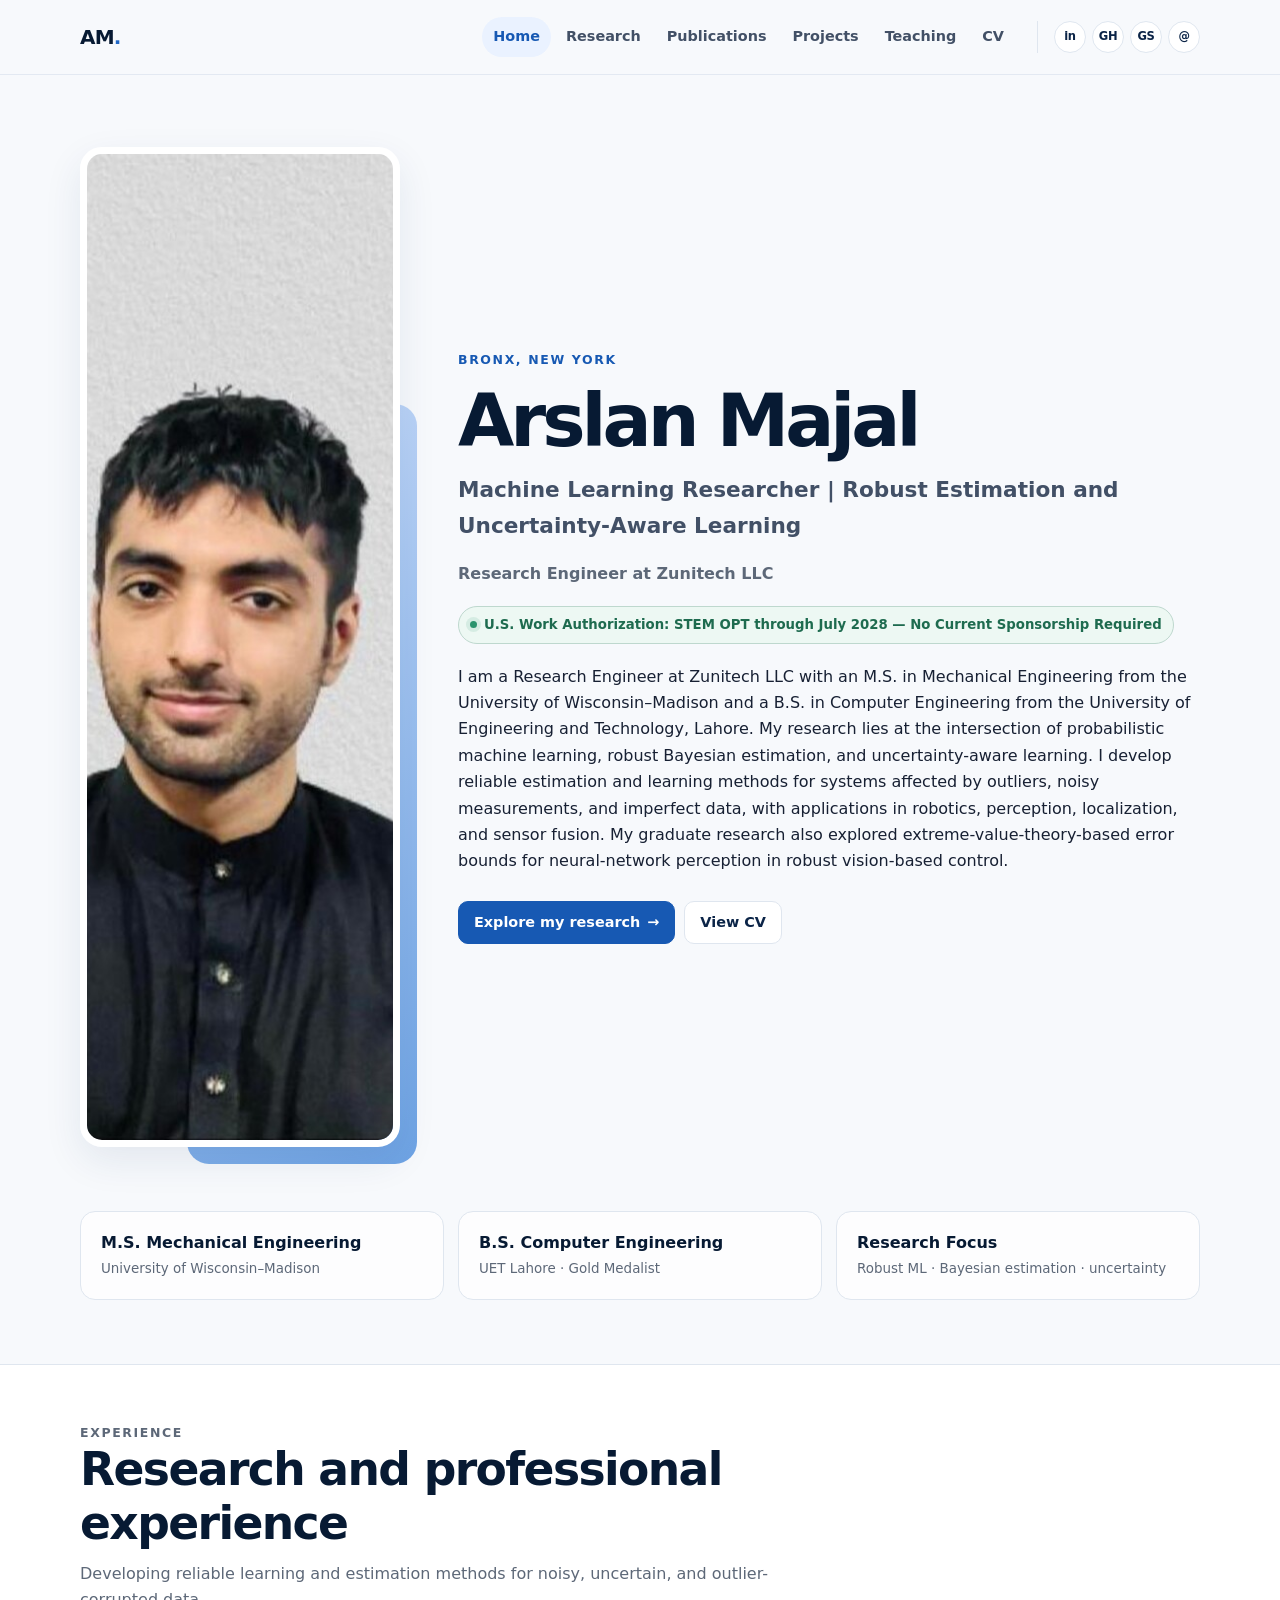
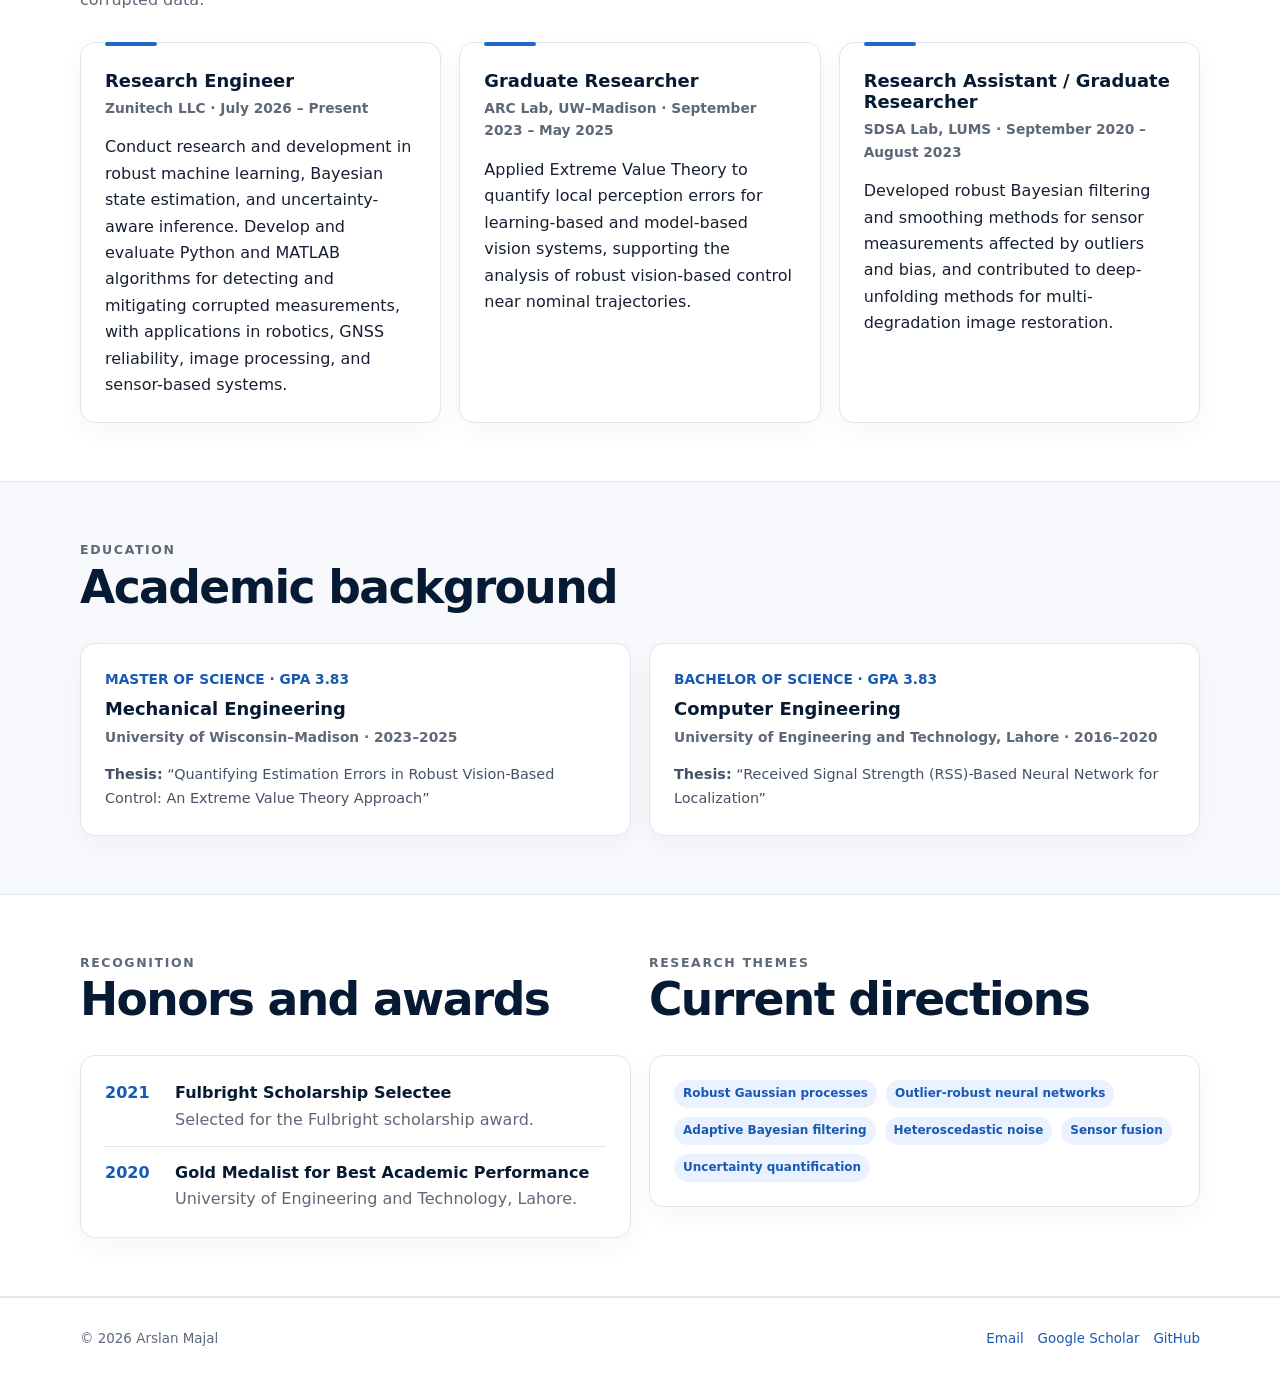
<file: index.html>
<!doctype html>
<html lang="en">
<head>
  <meta charset="utf-8">
  <meta name="viewport" content="width=device-width, initial-scale=1">
  <meta name="description" content="Arslan Majal is a machine learning researcher working on robust estimation, Bayesian inference, and uncertainty-aware learning.">
  <title>Arslan Majal | Machine Learning Researcher</title>
  <link rel="stylesheet" href="assets/css/styles.css">
  <script src="assets/js/main.js" defer></script>
</head>
<body data-page="home">
  <a class="skip-link" href="#main-content">Skip to content</a>
  <header class="site-header">
    <nav class="nav container" aria-label="Primary navigation">
      <a class="brand" href="index.html" aria-label="Arslan Majal home">AM<span>.</span></a>
      <button class="menu-toggle" type="button" aria-expanded="false" aria-controls="nav-panel" aria-label="Open navigation menu"><span></span><span></span><span></span></button>
      <div class="nav-panel" id="nav-panel">
        <div class="nav-links">
          <a href="index.html" data-page-link="home">Home</a>
          <a href="research.html" data-page-link="research">Research</a>
          <a href="publications.html" data-page-link="publications">Publications</a>
          <a href="projects.html" data-page-link="projects">Projects</a>
          <a href="teaching.html" data-page-link="teaching">Teaching</a>
          <a href="assets/files/Arslan_Majal_CV.pdf" target="_blank" rel="noopener">CV</a>
        </div>
        <div class="social-links" aria-label="Professional profiles">
          <a class="social-link" href="https://www.linkedin.com/in/arslan-majal-06828b2b1" target="_blank" rel="noopener" aria-label="LinkedIn">in</a>
          <a class="social-link" href="https://github.com/Majal-1036" target="_blank" rel="noopener" aria-label="GitHub">GH</a>
          <a class="social-link" href="https://scholar.google.com/citations?hl=en&amp;user=iQ3lR7IAAAAJ" target="_blank" rel="noopener" aria-label="Google Scholar">GS</a>
          <a class="social-link" href="mailto:majal.wisc@gmail.com" aria-label="Email Arslan Majal">@</a>
        </div>
      </div>
    </nav>
  </header>

  <main id="main-content">
    <section class="hero">
      <div class="container hero-grid">
        <div class="portrait-shell">
          <img src="assets/images/profile.jpg" alt="Portrait of Arslan Majal" width="778" height="1000">
        </div>
        <div class="hero-copy">
          <p class="eyebrow">Bronx, New York</p>
          <h1>Arslan Majal</h1>
          <p class="hero-headline">Machine Learning Researcher | Robust Estimation and Uncertainty-Aware Learning</p>
          <p class="hero-role">Research Engineer at Zunitech LLC</p>
          <div class="badge-row">
            <span class="badge">U.S. Work Authorization: STEM OPT through July 2028 — No Current Sponsorship Required</span>
          </div>
          <p>I am a Research Engineer at Zunitech LLC with an M.S. in Mechanical Engineering from the University of Wisconsin–Madison and a B.S. in Computer Engineering from the University of Engineering and Technology, Lahore. My research lies at the intersection of probabilistic machine learning, robust Bayesian estimation, and uncertainty-aware learning. I develop reliable estimation and learning methods for systems affected by outliers, noisy measurements, and imperfect data, with applications in robotics, perception, localization, and sensor fusion. My graduate research also explored extreme-value-theory-based error bounds for neural-network perception in robust vision-based control.</p>
          <div class="button-row">
            <a class="button" href="research.html">Explore my research <span aria-hidden="true">→</span></a>
            <a class="button secondary" href="assets/files/Arslan_Majal_CV.pdf" target="_blank" rel="noopener">View CV</a>
          </div>
        </div>
      </div>
    </section>

    <div class="container feature-strip" aria-label="Academic profile highlights">
      <div class="feature-item"><strong>M.S. Mechanical Engineering</strong><span>University of Wisconsin–Madison</span></div>
      <div class="feature-item"><strong>B.S. Computer Engineering</strong><span>UET Lahore · Gold Medalist</span></div>
      <div class="feature-item"><strong>Research Focus</strong><span>Robust ML · Bayesian estimation · uncertainty</span></div>
    </div>

    <section class="section alt">
      <div class="container">
        <div class="section-heading">
          <p class="eyebrow">Experience</p>
          <h2>Research and professional experience</h2>
          <p>Developing reliable learning and estimation methods for noisy, uncertain, and outlier-corrupted data.</p>
        </div>
        <div class="grid-3">
          <article class="card timeline-card">
            <h3>Research Engineer</h3>
            <p class="role-meta">Zunitech LLC · July 2026 – Present</p>
            <p>Conduct research and development in robust machine learning, Bayesian state estimation, and uncertainty-aware inference. Develop and evaluate Python and MATLAB algorithms for detecting and mitigating corrupted measurements, with applications in robotics, GNSS reliability, image processing, and sensor-based systems.</p>
          </article>
          <article class="card timeline-card">
            <h3>Graduate Researcher</h3>
            <p class="role-meta">ARC Lab, UW–Madison · September 2023 – May 2025</p>
            <p>Applied Extreme Value Theory to quantify local perception errors for learning-based and model-based vision systems, supporting the analysis of robust vision-based control near nominal trajectories.</p>
          </article>
          <article class="card timeline-card">
            <h3>Research Assistant / Graduate Researcher</h3>
            <p class="role-meta">SDSA Lab, LUMS · September 2020 – August 2023</p>
            <p>Developed robust Bayesian filtering and smoothing methods for sensor measurements affected by outliers and bias, and contributed to deep-unfolding methods for multi-degradation image restoration.</p>
          </article>
        </div>
      </div>
    </section>

    <section class="section">
      <div class="container">
        <div class="section-heading">
          <p class="eyebrow">Education</p>
          <h2>Academic background</h2>
        </div>
        <div class="grid-2">
          <article class="card education-card">
            <p class="degree">Master of Science · GPA 3.83</p>
            <h3>Mechanical Engineering</h3>
            <p class="role-meta">University of Wisconsin–Madison · 2023–2025</p>
            <p class="thesis"><strong>Thesis:</strong> “Quantifying Estimation Errors in Robust Vision-Based Control: An Extreme Value Theory Approach”</p>
          </article>
          <article class="card education-card">
            <p class="degree">Bachelor of Science · GPA 3.83</p>
            <h3>Computer Engineering</h3>
            <p class="role-meta">University of Engineering and Technology, Lahore · 2016–2020</p>
            <p class="thesis"><strong>Thesis:</strong> “Received Signal Strength (RSS)-Based Neural Network for Localization”</p>
          </article>
        </div>
      </div>
    </section>

    <section class="section alt">
      <div class="container grid-2">
        <div>
          <div class="section-heading">
            <p class="eyebrow">Recognition</p>
            <h2>Honors and awards</h2>
          </div>
          <div class="card award-list">
            <div class="award"><span class="award-year">2021</span><div><strong>Fulbright Scholarship Selectee</strong><span class="muted">Selected for the Fulbright scholarship award.</span></div></div>
            <div class="award"><span class="award-year">2020</span><div><strong>Gold Medalist for Best Academic Performance</strong><span class="muted">University of Engineering and Technology, Lahore.</span></div></div>
          </div>
        </div>
        <div>
          <div class="section-heading">
            <p class="eyebrow">Research themes</p>
            <h2>Current directions</h2>
          </div>
          <div class="card">
            <div class="tag-row">
              <span class="tag">Robust Gaussian processes</span>
              <span class="tag">Outlier-robust neural networks</span>
              <span class="tag">Adaptive Bayesian filtering</span>
              <span class="tag">Heteroscedastic noise</span>
              <span class="tag">Sensor fusion</span>
              <span class="tag">Uncertainty quantification</span>
            </div>
          </div>
        </div>
      </div>
    </section>
  </main>

  <footer class="site-footer">
    <div class="container footer-inner">
      <p>© <span data-current-year></span> Arslan Majal</p>
      <div class="footer-links"><a href="mailto:majal.wisc@gmail.com">Email</a><a href="https://scholar.google.com/citations?hl=en&amp;user=iQ3lR7IAAAAJ" target="_blank" rel="noopener">Google Scholar</a><a href="https://github.com/Majal-1036" target="_blank" rel="noopener">GitHub</a></div>
    </div>
  </footer>
</body>
</html>
</file>
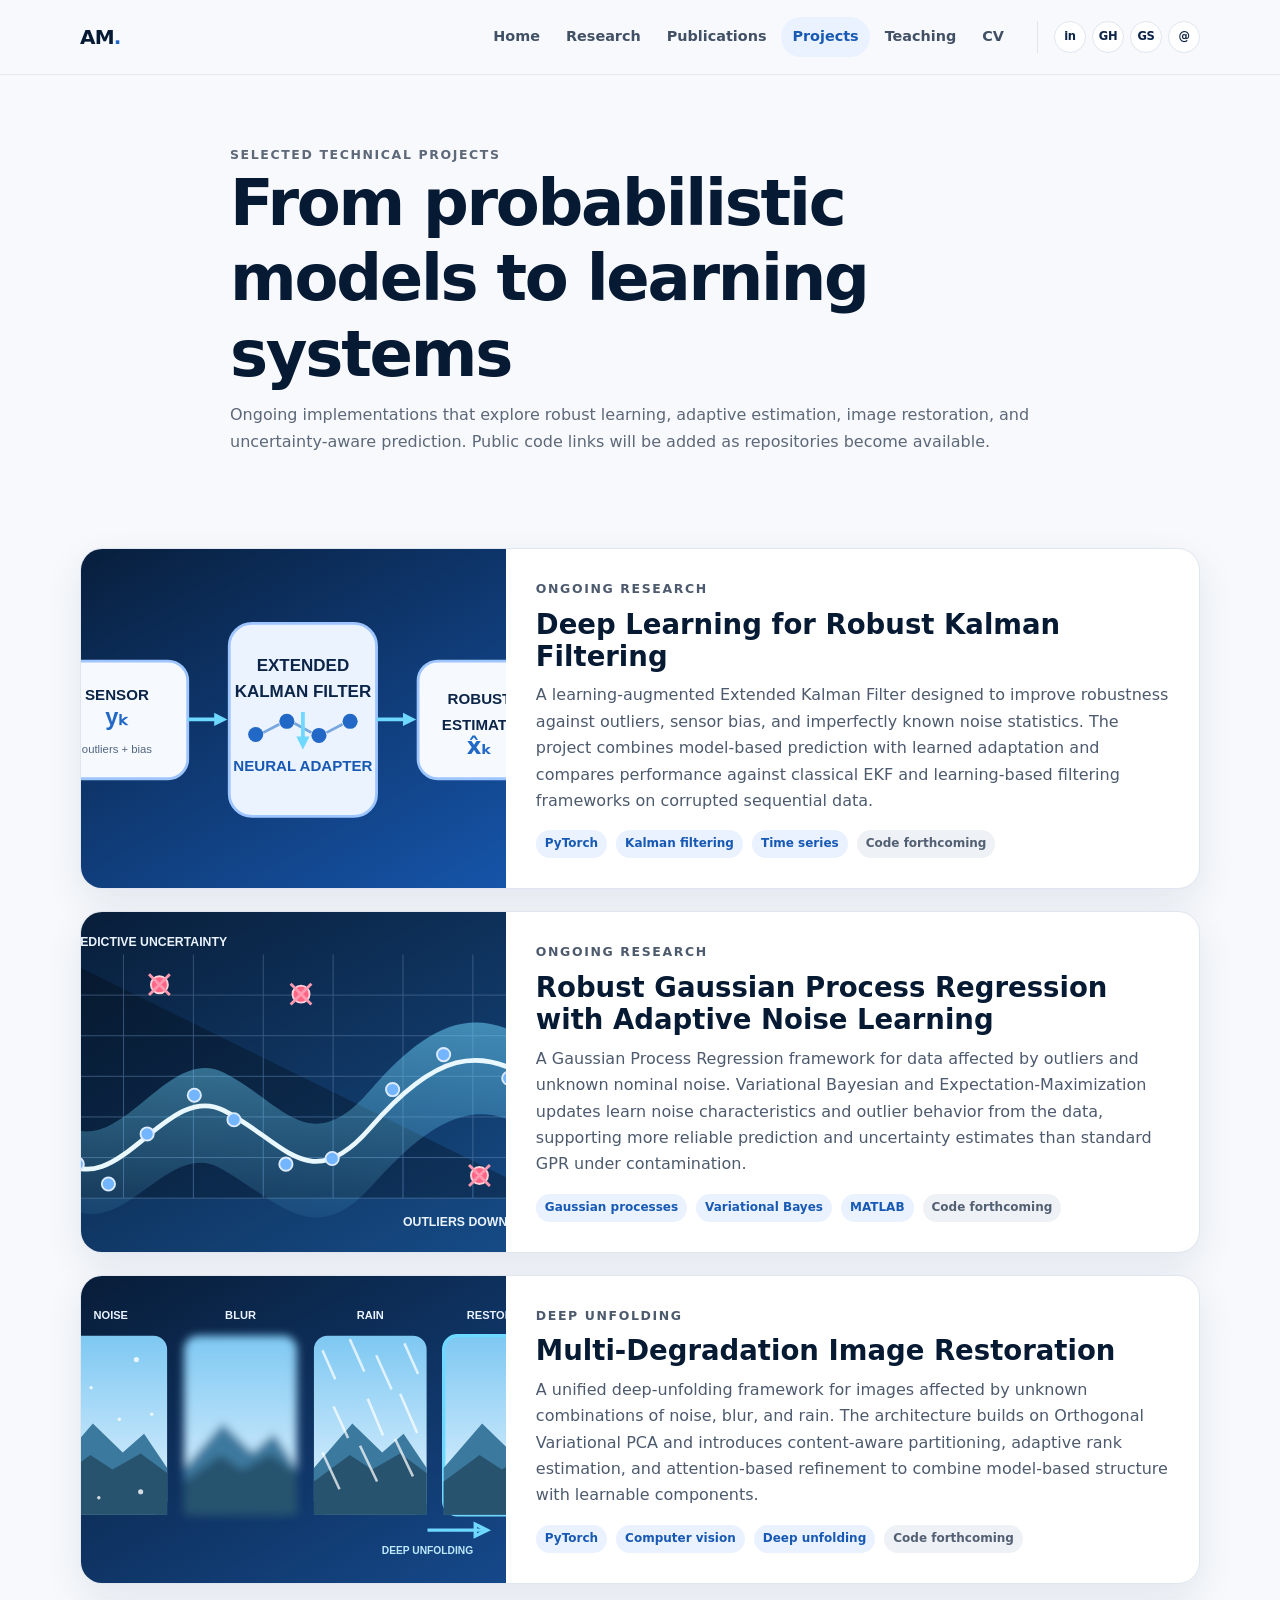
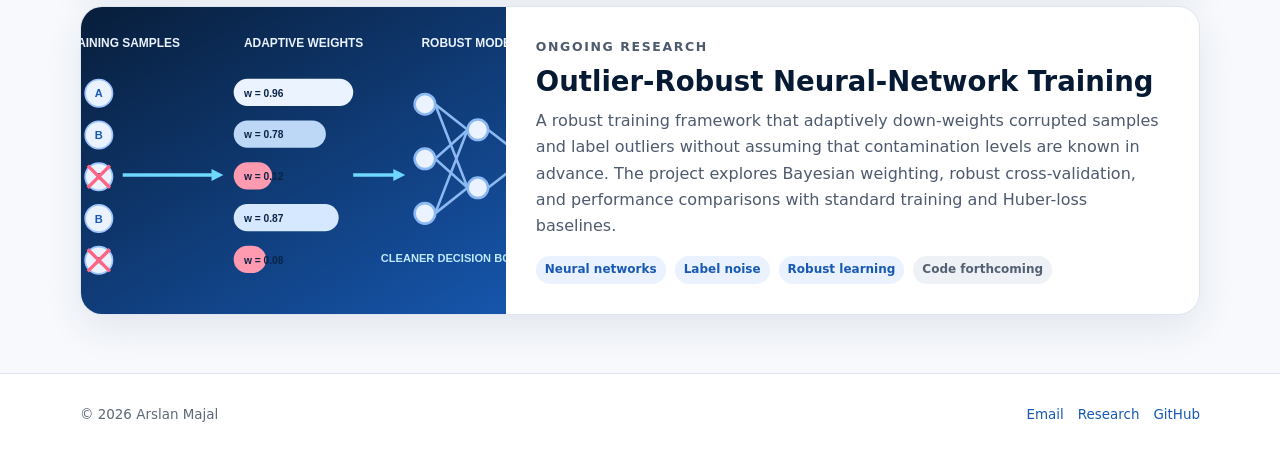
<file: projects.html>
<!doctype html>
<html lang="en">
<head><meta charset="utf-8"><meta name="viewport" content="width=device-width, initial-scale=1"><meta name="description" content="Selected technical projects by Arslan Majal in robust machine learning, filtering, Gaussian processes, and image restoration."><title>Projects | Arslan Majal</title><link rel="stylesheet" href="assets/css/styles.css"><script src="assets/js/main.js" defer></script></head>
<body data-page="projects">
  <a class="skip-link" href="#main-content">Skip to content</a>
  <header class="site-header"><nav class="nav container" aria-label="Primary navigation"><a class="brand" href="index.html" aria-label="Arslan Majal home">AM<span>.</span></a><button class="menu-toggle" type="button" aria-expanded="false" aria-controls="nav-panel" aria-label="Open navigation menu"><span></span><span></span><span></span></button><div class="nav-panel" id="nav-panel"><div class="nav-links"><a href="index.html" data-page-link="home">Home</a><a href="research.html" data-page-link="research">Research</a><a href="publications.html" data-page-link="publications">Publications</a><a href="projects.html" data-page-link="projects">Projects</a><a href="teaching.html" data-page-link="teaching">Teaching</a><a href="assets/files/Arslan_Majal_CV.pdf" target="_blank" rel="noopener">CV</a></div><div class="social-links" aria-label="Professional profiles"><a class="social-link" href="https://www.linkedin.com/in/arslan-majal-06828b2b1" target="_blank" rel="noopener" aria-label="LinkedIn">in</a><a class="social-link" href="https://github.com/Majal-1036" target="_blank" rel="noopener" aria-label="GitHub">GH</a><a class="social-link" href="https://scholar.google.com/citations?hl=en&amp;user=iQ3lR7IAAAAJ" target="_blank" rel="noopener" aria-label="Google Scholar">GS</a><a class="social-link" href="mailto:majal.wisc@gmail.com" aria-label="Email Arslan Majal">@</a></div></div></nav></header>
  <main id="main-content">
    <div class="container page-header"><p class="eyebrow">Selected technical projects</p><h1>From probabilistic models to learning systems</h1><p>Ongoing implementations that explore robust learning, adaptive estimation, image restoration, and uncertainty-aware prediction. Public code links will be added as repositories become available.</p></div>
    <section class="section"><div class="container media-list">
      <article class="media-card"><img src="assets/images/projects/kalman-deep.svg" alt="Neural network augmenting a Kalman filter"><div class="media-content"><p class="eyebrow">Ongoing research</p><h2>Deep Learning for Robust Kalman Filtering</h2><p>A learning-augmented Extended Kalman Filter designed to improve robustness against outliers, sensor bias, and imperfectly known noise statistics. The project combines model-based prediction with learned adaptation and compares performance against classical EKF and learning-based filtering frameworks on corrupted sequential data.</p><div class="tag-row"><span class="tag">PyTorch</span><span class="tag">Kalman filtering</span><span class="tag">Time series</span><span class="tag neutral">Code forthcoming</span></div></div></article>
      <article class="media-card"><img src="assets/images/projects/robust-gp.svg" alt="Gaussian process prediction with uncertainty and outlier suppression"><div class="media-content"><p class="eyebrow">Ongoing research</p><h2>Robust Gaussian Process Regression with Adaptive Noise Learning</h2><p>A Gaussian Process Regression framework for data affected by outliers and unknown nominal noise. Variational Bayesian and Expectation-Maximization updates learn noise characteristics and outlier behavior from the data, supporting more reliable prediction and uncertainty estimates than standard GPR under contamination.</p><div class="tag-row"><span class="tag">Gaussian processes</span><span class="tag">Variational Bayes</span><span class="tag">MATLAB</span><span class="tag neutral">Code forthcoming</span></div></div></article>
      <article class="media-card"><img src="assets/images/projects/image-restoration.svg" alt="Noisy and blurred image transformed into a restored image"><div class="media-content"><p class="eyebrow">Deep unfolding</p><h2>Multi-Degradation Image Restoration</h2><p>A unified deep-unfolding framework for images affected by unknown combinations of noise, blur, and rain. The architecture builds on Orthogonal Variational PCA and introduces content-aware partitioning, adaptive rank estimation, and attention-based refinement to combine model-based structure with learnable components.</p><div class="tag-row"><span class="tag">PyTorch</span><span class="tag">Computer vision</span><span class="tag">Deep unfolding</span><span class="tag neutral">Code forthcoming</span></div></div></article>
      <article class="media-card"><img src="assets/images/projects/robust-nn.svg" alt="Neural network training pipeline reducing the influence of corrupted labels"><div class="media-content"><p class="eyebrow">Ongoing research</p><h2>Outlier-Robust Neural-Network Training</h2><p>A robust training framework that adaptively down-weights corrupted samples and label outliers without assuming that contamination levels are known in advance. The project explores Bayesian weighting, robust cross-validation, and performance comparisons with standard training and Huber-loss baselines.</p><div class="tag-row"><span class="tag">Neural networks</span><span class="tag">Label noise</span><span class="tag">Robust learning</span><span class="tag neutral">Code forthcoming</span></div></div></article>
    </div></section>
  </main>
  <footer class="site-footer"><div class="container footer-inner"><p>© <span data-current-year></span> Arslan Majal</p><div class="footer-links"><a href="mailto:majal.wisc@gmail.com">Email</a><a href="research.html">Research</a><a href="https://github.com/Majal-1036" target="_blank" rel="noopener">GitHub</a></div></div></footer>
</body></html>
</file>
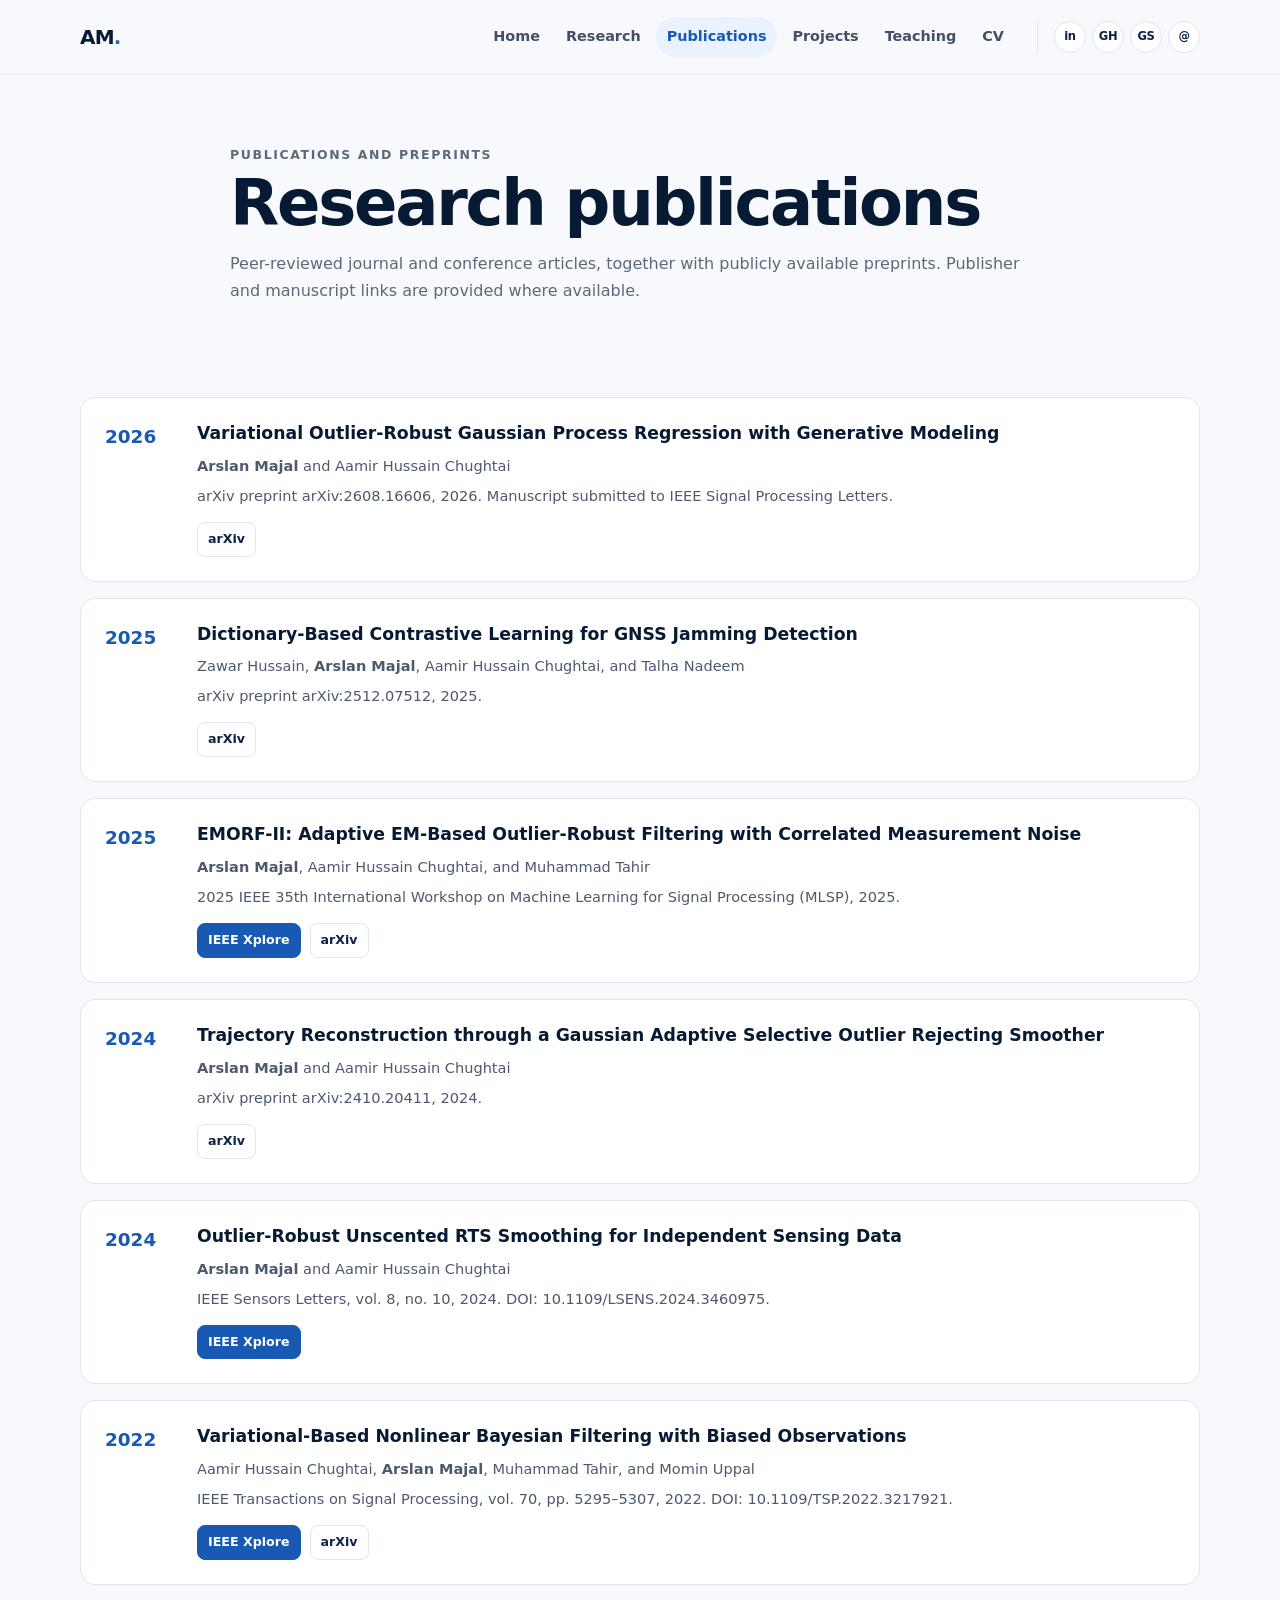
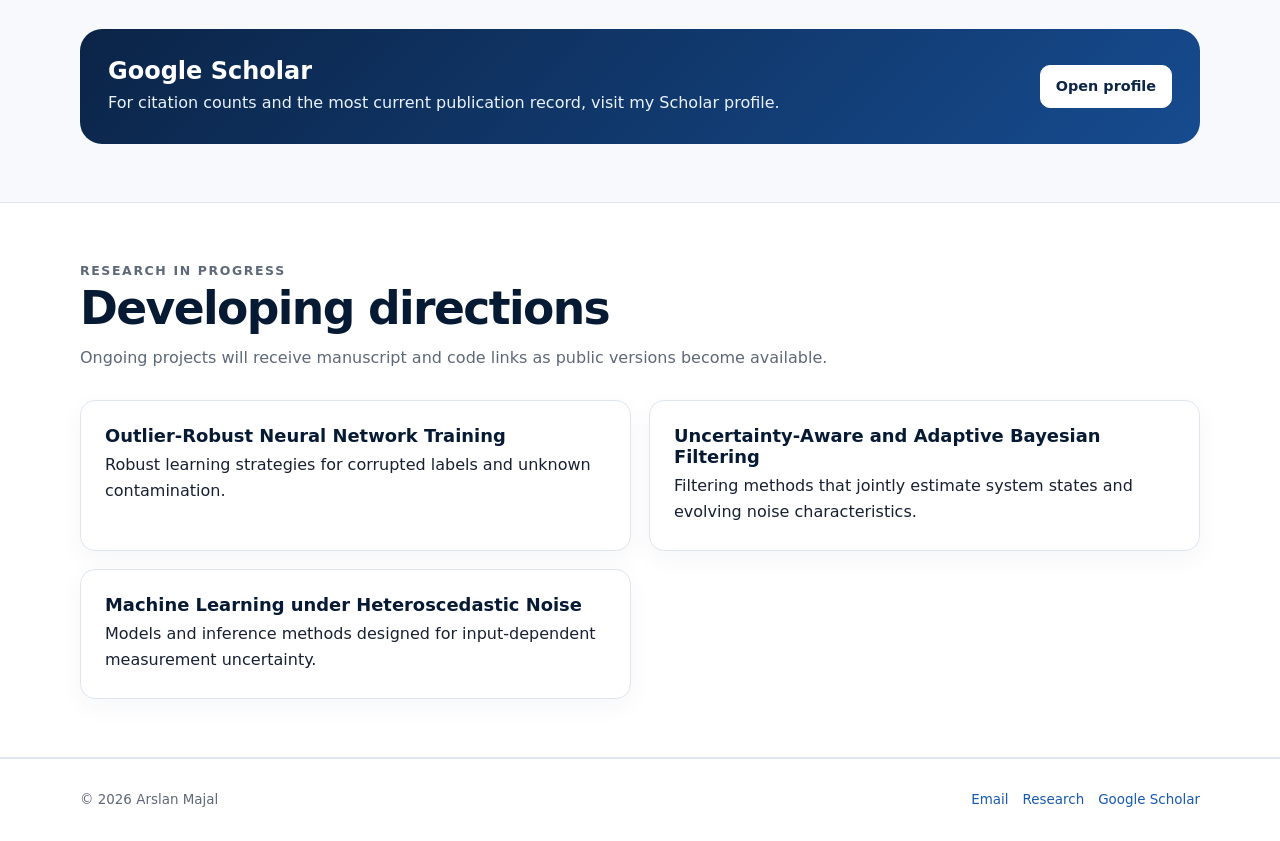
<file: publications.html>
<!doctype html>
<html lang="en">
<head>
  <meta charset="utf-8"><meta name="viewport" content="width=device-width, initial-scale=1"><meta name="description" content="Publications by Arslan Majal in robust machine learning, Gaussian process regression, Bayesian inference, state estimation, and GNSS reliability."><title>Publications | Arslan Majal</title><link rel="stylesheet" href="assets/css/styles.css"><script src="assets/js/main.js" defer></script>
</head>
<body data-page="publications">
  <a class="skip-link" href="#main-content">Skip to content</a>
  <header class="site-header"><nav class="nav container" aria-label="Primary navigation"><a class="brand" href="index.html" aria-label="Arslan Majal home">AM<span>.</span></a><button class="menu-toggle" type="button" aria-expanded="false" aria-controls="nav-panel" aria-label="Open navigation menu"><span></span><span></span><span></span></button><div class="nav-panel" id="nav-panel"><div class="nav-links"><a href="index.html" data-page-link="home">Home</a><a href="research.html" data-page-link="research">Research</a><a href="publications.html" data-page-link="publications">Publications</a><a href="projects.html" data-page-link="projects">Projects</a><a href="teaching.html" data-page-link="teaching">Teaching</a><a href="assets/files/Arslan_Majal_CV.pdf" target="_blank" rel="noopener">CV</a></div><div class="social-links" aria-label="Professional profiles"><a class="social-link" href="https://www.linkedin.com/in/arslan-majal-06828b2b1" target="_blank" rel="noopener" aria-label="LinkedIn">in</a><a class="social-link" href="https://github.com/Majal-1036" target="_blank" rel="noopener" aria-label="GitHub">GH</a><a class="social-link" href="https://scholar.google.com/citations?hl=en&amp;user=iQ3lR7IAAAAJ" target="_blank" rel="noopener" aria-label="Google Scholar">GS</a><a class="social-link" href="mailto:majal.wisc@gmail.com" aria-label="Email Arslan Majal">@</a></div></div></nav></header>
  <main id="main-content">
    <div class="container page-header"><p class="eyebrow">Publications and preprints</p><h1>Research publications</h1><p>Peer-reviewed journal and conference articles, together with publicly available preprints. Publisher and manuscript links are provided where available.</p></div>
    <section class="section"><div class="container publication-list">
      <article class="publication"><div class="publication-year">2026</div><div><h2>Variational Outlier-Robust Gaussian Process Regression with Generative Modeling</h2><p><strong>Arslan Majal</strong> and Aamir Hussain Chughtai</p><p class="venue">arXiv preprint arXiv:2608.16606, 2026. Manuscript submitted to IEEE Signal Processing Letters.</p><div class="button-row"><a class="button secondary" href="https://arxiv.org/abs/2608.16606" target="_blank" rel="noopener">arXiv</a></div></div></article>
      <article class="publication"><div class="publication-year">2025</div><div><h2>Dictionary-Based Contrastive Learning for GNSS Jamming Detection</h2><p>Zawar Hussain, <strong>Arslan Majal</strong>, Aamir Hussain Chughtai, and Talha Nadeem</p><p class="venue">arXiv preprint arXiv:2512.07512, 2025.</p><div class="button-row"><a class="button secondary" href="https://arxiv.org/abs/2512.07512" target="_blank" rel="noopener">arXiv</a></div></div></article>
      <article class="publication"><div class="publication-year">2025</div><div><h2>EMORF-II: Adaptive EM-Based Outlier-Robust Filtering with Correlated Measurement Noise</h2><p><strong>Arslan Majal</strong>, Aamir Hussain Chughtai, and Muhammad Tahir</p><p class="venue">2025 IEEE 35th International Workshop on Machine Learning for Signal Processing (MLSP), 2025.</p><div class="button-row"><a class="button" href="https://ieeexplore.ieee.org/document/11204236/" target="_blank" rel="noopener">IEEE Xplore</a><a class="button secondary" href="https://arxiv.org/abs/2509.07415" target="_blank" rel="noopener">arXiv</a></div></div></article>
      <article class="publication"><div class="publication-year">2024</div><div><h2>Trajectory Reconstruction through a Gaussian Adaptive Selective Outlier Rejecting Smoother</h2><p><strong>Arslan Majal</strong> and Aamir Hussain Chughtai</p><p class="venue">arXiv preprint arXiv:2410.20411, 2024.</p><div class="button-row"><a class="button secondary" href="https://arxiv.org/abs/2410.20411" target="_blank" rel="noopener">arXiv</a></div></div></article>
      <article class="publication"><div class="publication-year">2024</div><div><h2>Outlier-Robust Unscented RTS Smoothing for Independent Sensing Data</h2><p><strong>Arslan Majal</strong> and Aamir Hussain Chughtai</p><p class="venue">IEEE Sensors Letters, vol. 8, no. 10, 2024. DOI: 10.1109/LSENS.2024.3460975.</p><div class="button-row"><a class="button" href="https://ieeexplore.ieee.org/document/10680401/" target="_blank" rel="noopener">IEEE Xplore</a></div></div></article>
      <article class="publication"><div class="publication-year">2022</div><div><h2>Variational-Based Nonlinear Bayesian Filtering with Biased Observations</h2><p>Aamir Hussain Chughtai, <strong>Arslan Majal</strong>, Muhammad Tahir, and Momin Uppal</p><p class="venue">IEEE Transactions on Signal Processing, vol. 70, pp. 5295–5307, 2022. DOI: 10.1109/TSP.2022.3217921.</p><div class="button-row"><a class="button" href="https://ieeexplore.ieee.org/document/9931968/" target="_blank" rel="noopener">IEEE Xplore</a><a class="button secondary" href="https://arxiv.org/abs/2112.14432" target="_blank" rel="noopener">arXiv</a></div></div></article>
      <div class="scholar-banner"><div><h2>Google Scholar</h2><p>For citation counts and the most current publication record, visit my Scholar profile.</p></div><a class="button" href="https://scholar.google.com/citations?hl=en&amp;user=iQ3lR7IAAAAJ" target="_blank" rel="noopener">Open profile</a></div>
    </div></section>
    <section class="section alt"><div class="container"><div class="section-heading"><p class="eyebrow">Research in progress</p><h2>Developing directions</h2><p>Ongoing projects will receive manuscript and code links as public versions become available.</p></div><div class="grid-2"><article class="card"><h3>Outlier-Robust Neural Network Training</h3><p>Robust learning strategies for corrupted labels and unknown contamination.</p></article><article class="card"><h3>Uncertainty-Aware and Adaptive Bayesian Filtering</h3><p>Filtering methods that jointly estimate system states and evolving noise characteristics.</p></article><article class="card"><h3>Machine Learning under Heteroscedastic Noise</h3><p>Models and inference methods designed for input-dependent measurement uncertainty.</p></article></div></div></section>
  </main>
  <footer class="site-footer"><div class="container footer-inner"><p>© <span data-current-year></span> Arslan Majal</p><div class="footer-links"><a href="mailto:majal.wisc@gmail.com">Email</a><a href="research.html">Research</a><a href="https://scholar.google.com/citations?hl=en&amp;user=iQ3lR7IAAAAJ" target="_blank" rel="noopener">Google Scholar</a></div></div></footer>
</body></html>
</file>
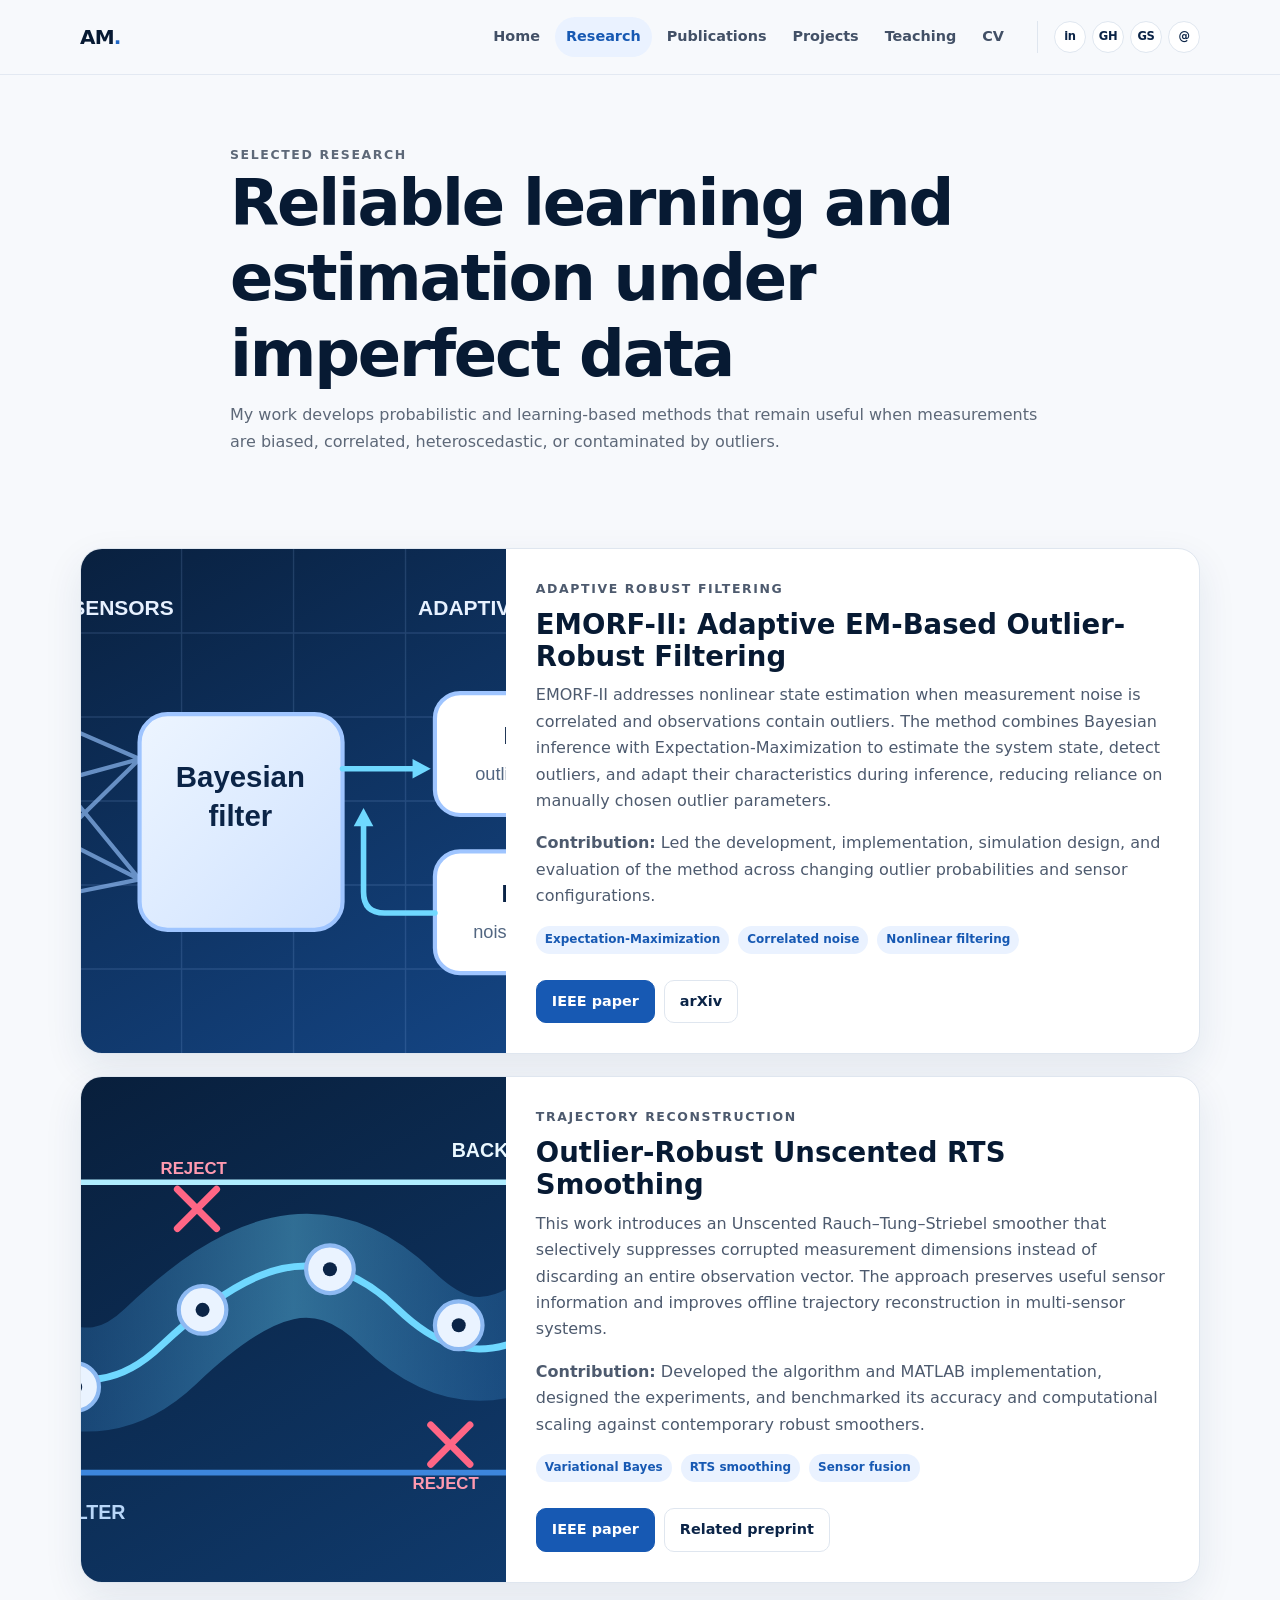
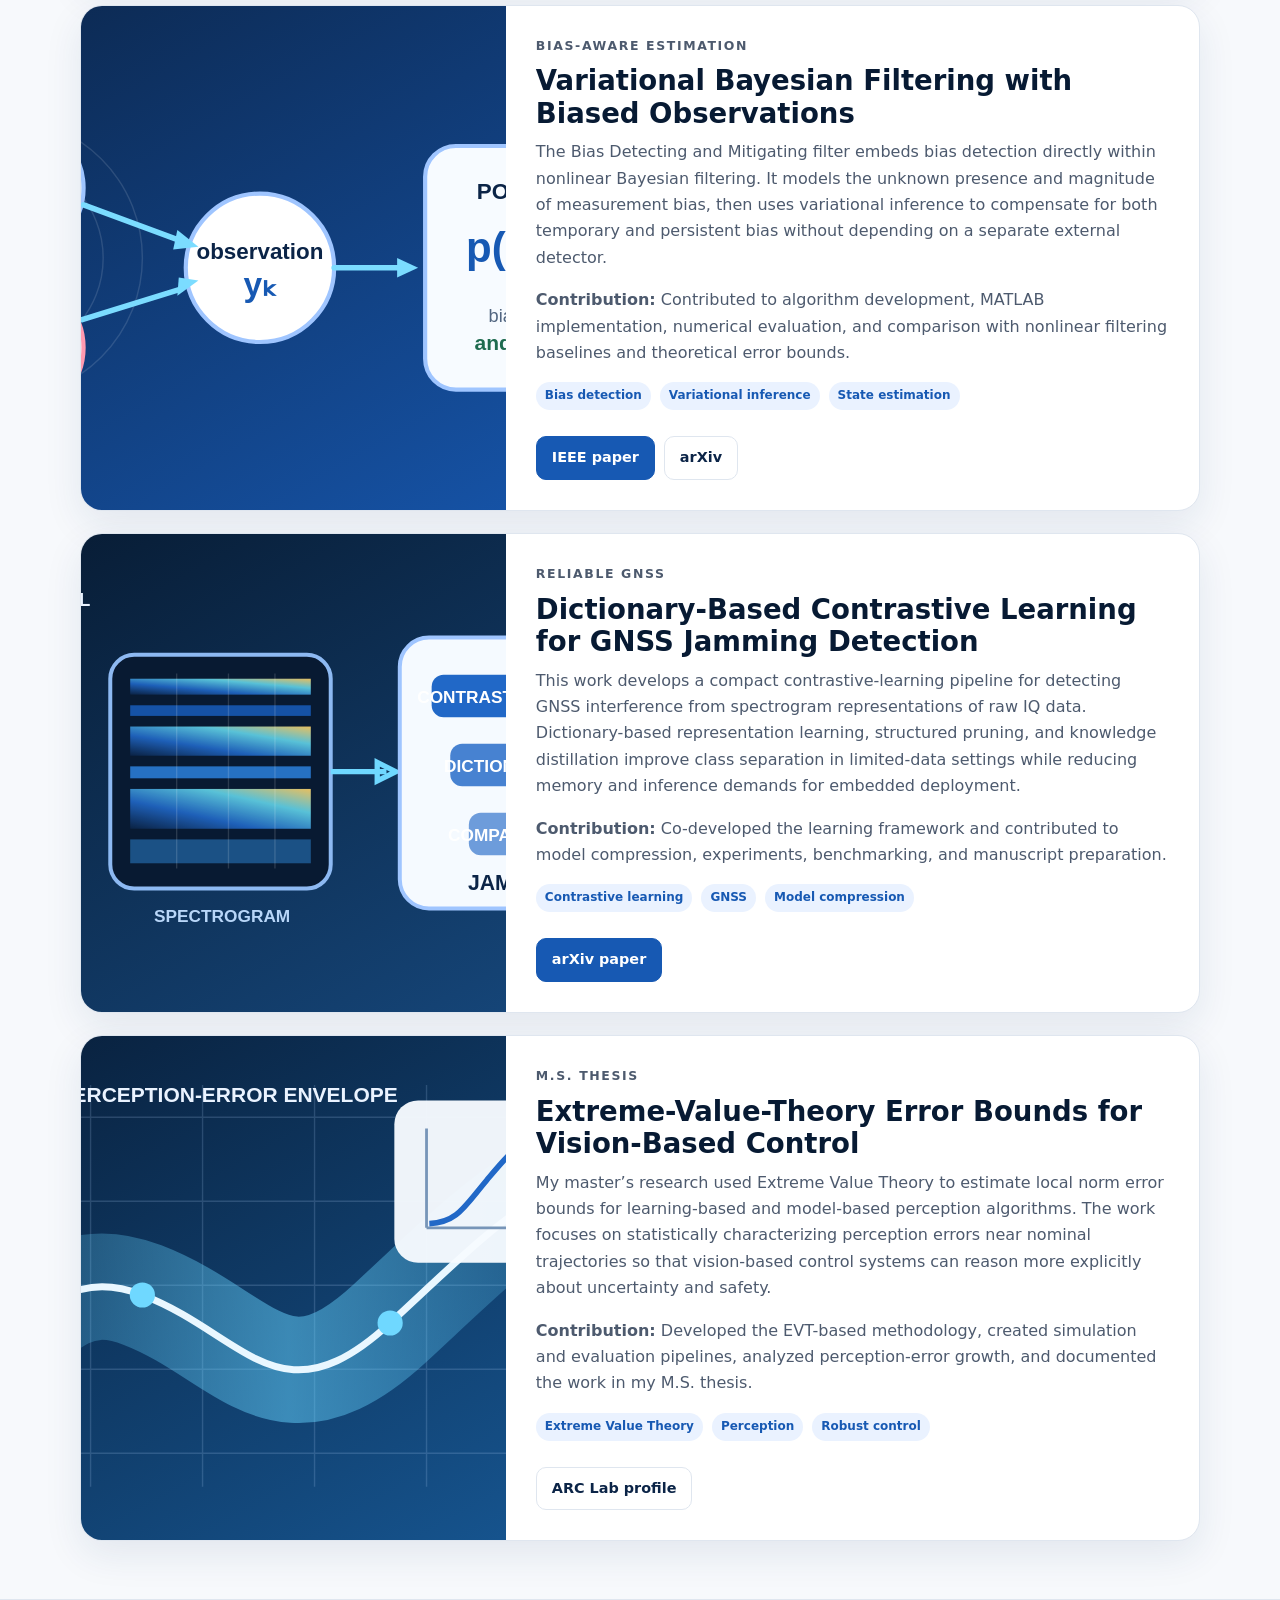
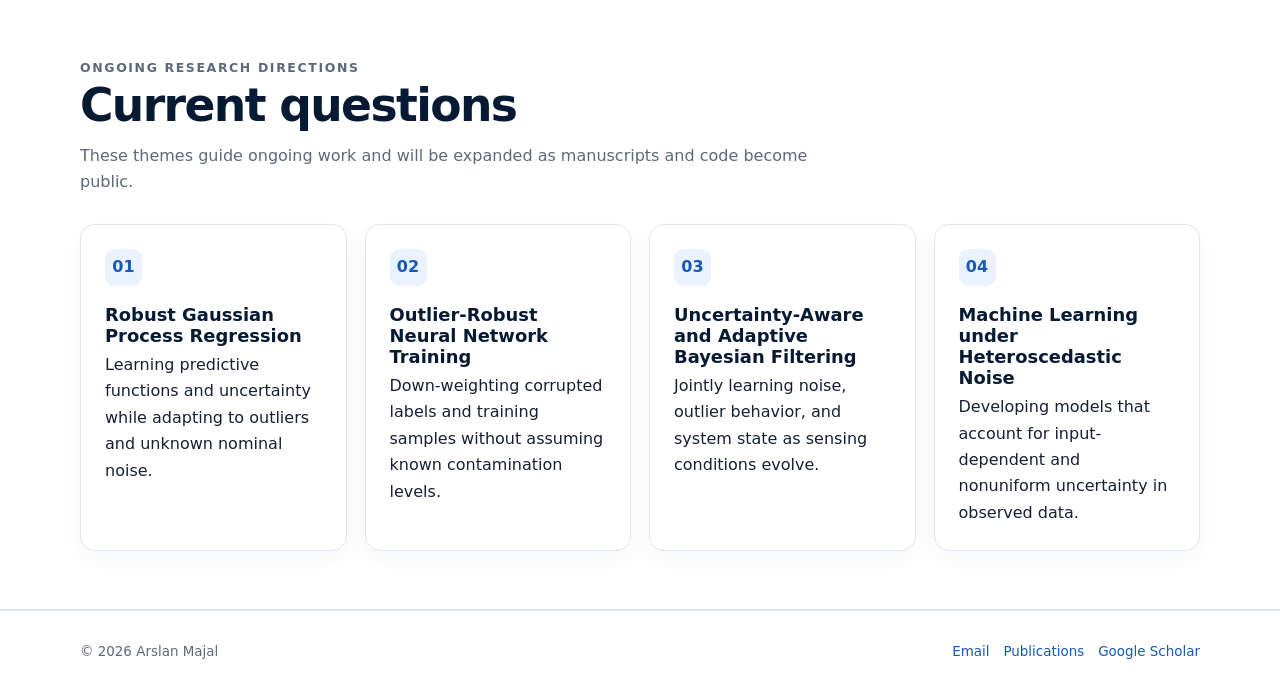
<file: research.html>
<!doctype html>
<html lang="en">
<head>
  <meta charset="utf-8">
  <meta name="viewport" content="width=device-width, initial-scale=1">
  <meta name="description" content="Selected research by Arslan Majal in robust Bayesian estimation, machine learning, GNSS reliability, and vision-based control.">
  <title>Research | Arslan Majal</title>
  <link rel="stylesheet" href="assets/css/styles.css">
  <script src="assets/js/main.js" defer></script>
</head>
<body data-page="research">
  <a class="skip-link" href="#main-content">Skip to content</a>
  <header class="site-header">
    <nav class="nav container" aria-label="Primary navigation">
      <a class="brand" href="index.html" aria-label="Arslan Majal home">AM<span>.</span></a>
      <button class="menu-toggle" type="button" aria-expanded="false" aria-controls="nav-panel" aria-label="Open navigation menu"><span></span><span></span><span></span></button>
      <div class="nav-panel" id="nav-panel">
        <div class="nav-links">
          <a href="index.html" data-page-link="home">Home</a><a href="research.html" data-page-link="research">Research</a><a href="publications.html" data-page-link="publications">Publications</a><a href="projects.html" data-page-link="projects">Projects</a><a href="teaching.html" data-page-link="teaching">Teaching</a><a href="assets/files/Arslan_Majal_CV.pdf" target="_blank" rel="noopener">CV</a>
        </div>
        <div class="social-links" aria-label="Professional profiles"><a class="social-link" href="https://www.linkedin.com/in/arslan-majal-06828b2b1" target="_blank" rel="noopener" aria-label="LinkedIn">in</a><a class="social-link" href="https://github.com/Majal-1036" target="_blank" rel="noopener" aria-label="GitHub">GH</a><a class="social-link" href="https://scholar.google.com/citations?hl=en&amp;user=iQ3lR7IAAAAJ" target="_blank" rel="noopener" aria-label="Google Scholar">GS</a><a class="social-link" href="mailto:majal.wisc@gmail.com" aria-label="Email Arslan Majal">@</a></div>
      </div>
    </nav>
  </header>

  <main id="main-content">
    <div class="container page-header"><p class="eyebrow">Selected research</p><h1>Reliable learning and estimation under imperfect data</h1><p>My work develops probabilistic and learning-based methods that remain useful when measurements are biased, correlated, heteroscedastic, or contaminated by outliers.</p></div>
    <section class="section">
      <div class="container media-list">
        <article class="media-card">
          <img src="assets/images/research/emorf.svg" alt="Diagram illustrating adaptive filtering with correlated measurements">
          <div class="media-content"><p class="eyebrow">Adaptive robust filtering</p><h2>EMORF-II: Adaptive EM-Based Outlier-Robust Filtering</h2><p>EMORF-II addresses nonlinear state estimation when measurement noise is correlated and observations contain outliers. The method combines Bayesian inference with Expectation-Maximization to estimate the system state, detect outliers, and adapt their characteristics during inference, reducing reliance on manually chosen outlier parameters.</p><p><strong>Contribution:</strong> Led the development, implementation, simulation design, and evaluation of the method across changing outlier probabilities and sensor configurations.</p><div class="tag-row"><span class="tag">Expectation-Maximization</span><span class="tag">Correlated noise</span><span class="tag">Nonlinear filtering</span></div><div class="button-row"><a class="button" href="https://ieeexplore.ieee.org/document/11204236/" target="_blank" rel="noopener">IEEE paper</a><a class="button secondary" href="https://arxiv.org/abs/2509.07415" target="_blank" rel="noopener">arXiv</a></div></div>
        </article>

        <article class="media-card">
          <img src="assets/images/research/rts-smoothing.svg" alt="Diagram showing forward filtering and backward smoothing with rejected outliers">
          <div class="media-content"><p class="eyebrow">Trajectory reconstruction</p><h2>Outlier-Robust Unscented RTS Smoothing</h2><p>This work introduces an Unscented Rauch–Tung–Striebel smoother that selectively suppresses corrupted measurement dimensions instead of discarding an entire observation vector. The approach preserves useful sensor information and improves offline trajectory reconstruction in multi-sensor systems.</p><p><strong>Contribution:</strong> Developed the algorithm and MATLAB implementation, designed the experiments, and benchmarked its accuracy and computational scaling against contemporary robust smoothers.</p><div class="tag-row"><span class="tag">Variational Bayes</span><span class="tag">RTS smoothing</span><span class="tag">Sensor fusion</span></div><div class="button-row"><a class="button" href="https://ieeexplore.ieee.org/document/10680401/" target="_blank" rel="noopener">IEEE paper</a><a class="button secondary" href="https://arxiv.org/abs/2410.20411" target="_blank" rel="noopener">Related preprint</a></div></div>
        </article>

        <article class="media-card">
          <img src="assets/images/research/bayesian-filtering.svg" alt="Probabilistic diagram for detecting and mitigating biased observations">
          <div class="media-content"><p class="eyebrow">Bias-aware estimation</p><h2>Variational Bayesian Filtering with Biased Observations</h2><p>The Bias Detecting and Mitigating filter embeds bias detection directly within nonlinear Bayesian filtering. It models the unknown presence and magnitude of measurement bias, then uses variational inference to compensate for both temporary and persistent bias without depending on a separate external detector.</p><p><strong>Contribution:</strong> Contributed to algorithm development, MATLAB implementation, numerical evaluation, and comparison with nonlinear filtering baselines and theoretical error bounds.</p><div class="tag-row"><span class="tag">Bias detection</span><span class="tag">Variational inference</span><span class="tag">State estimation</span></div><div class="button-row"><a class="button" href="https://ieeexplore.ieee.org/document/9931968/" target="_blank" rel="noopener">IEEE paper</a><a class="button secondary" href="https://arxiv.org/abs/2112.14432" target="_blank" rel="noopener">arXiv</a></div></div>
        </article>

        <article class="media-card">
          <img src="assets/images/research/gnss.svg" alt="GNSS signal spectrogram feeding a compact contrastive-learning model">
          <div class="media-content"><p class="eyebrow">Reliable GNSS</p><h2>Dictionary-Based Contrastive Learning for GNSS Jamming Detection</h2><p>This work develops a compact contrastive-learning pipeline for detecting GNSS interference from spectrogram representations of raw IQ data. Dictionary-based representation learning, structured pruning, and knowledge distillation improve class separation in limited-data settings while reducing memory and inference demands for embedded deployment.</p><p><strong>Contribution:</strong> Co-developed the learning framework and contributed to model compression, experiments, benchmarking, and manuscript preparation.</p><div class="tag-row"><span class="tag">Contrastive learning</span><span class="tag">GNSS</span><span class="tag">Model compression</span></div><div class="button-row"><a class="button" href="https://arxiv.org/abs/2512.07512" target="_blank" rel="noopener">arXiv paper</a></div></div>
        </article>

        <article class="media-card">
          <img src="assets/images/research/evt-control.svg" alt="Vision-based control trajectory surrounded by an uncertainty envelope">
          <div class="media-content"><p class="eyebrow">M.S. thesis</p><h2>Extreme-Value-Theory Error Bounds for Vision-Based Control</h2><p>My master’s research used Extreme Value Theory to estimate local norm error bounds for learning-based and model-based perception algorithms. The work focuses on statistically characterizing perception errors near nominal trajectories so that vision-based control systems can reason more explicitly about uncertainty and safety.</p><p><strong>Contribution:</strong> Developed the EVT-based methodology, created simulation and evaluation pipelines, analyzed perception-error growth, and documented the work in my M.S. thesis.</p><div class="tag-row"><span class="tag">Extreme Value Theory</span><span class="tag">Perception</span><span class="tag">Robust control</span></div><div class="button-row"><a class="button secondary" href="https://xu.me.wisc.edu/team/" target="_blank" rel="noopener">ARC Lab profile</a></div></div>
        </article>
      </div>
    </section>

    <section class="section alt">
      <div class="container"><div class="section-heading"><p class="eyebrow">Ongoing research directions</p><h2>Current questions</h2><p>These themes guide ongoing work and will be expanded as manuscripts and code become public.</p></div><div class="grid-4">
        <article class="card direction-card"><div class="direction-number">01</div><h3>Robust Gaussian Process Regression</h3><p>Learning predictive functions and uncertainty while adapting to outliers and unknown nominal noise.</p></article>
        <article class="card direction-card"><div class="direction-number">02</div><h3>Outlier-Robust Neural Network Training</h3><p>Down-weighting corrupted labels and training samples without assuming known contamination levels.</p></article>
        <article class="card direction-card"><div class="direction-number">03</div><h3>Uncertainty-Aware and Adaptive Bayesian Filtering</h3><p>Jointly learning noise, outlier behavior, and system state as sensing conditions evolve.</p></article>
        <article class="card direction-card"><div class="direction-number">04</div><h3>Machine Learning under Heteroscedastic Noise</h3><p>Developing models that account for input-dependent and nonuniform uncertainty in observed data.</p></article>
      </div></div>
    </section>
  </main>

  <footer class="site-footer"><div class="container footer-inner"><p>© <span data-current-year></span> Arslan Majal</p><div class="footer-links"><a href="mailto:majal.wisc@gmail.com">Email</a><a href="publications.html">Publications</a><a href="https://scholar.google.com/citations?hl=en&amp;user=iQ3lR7IAAAAJ" target="_blank" rel="noopener">Google Scholar</a></div></div></footer>
</body>
</html>
</file>
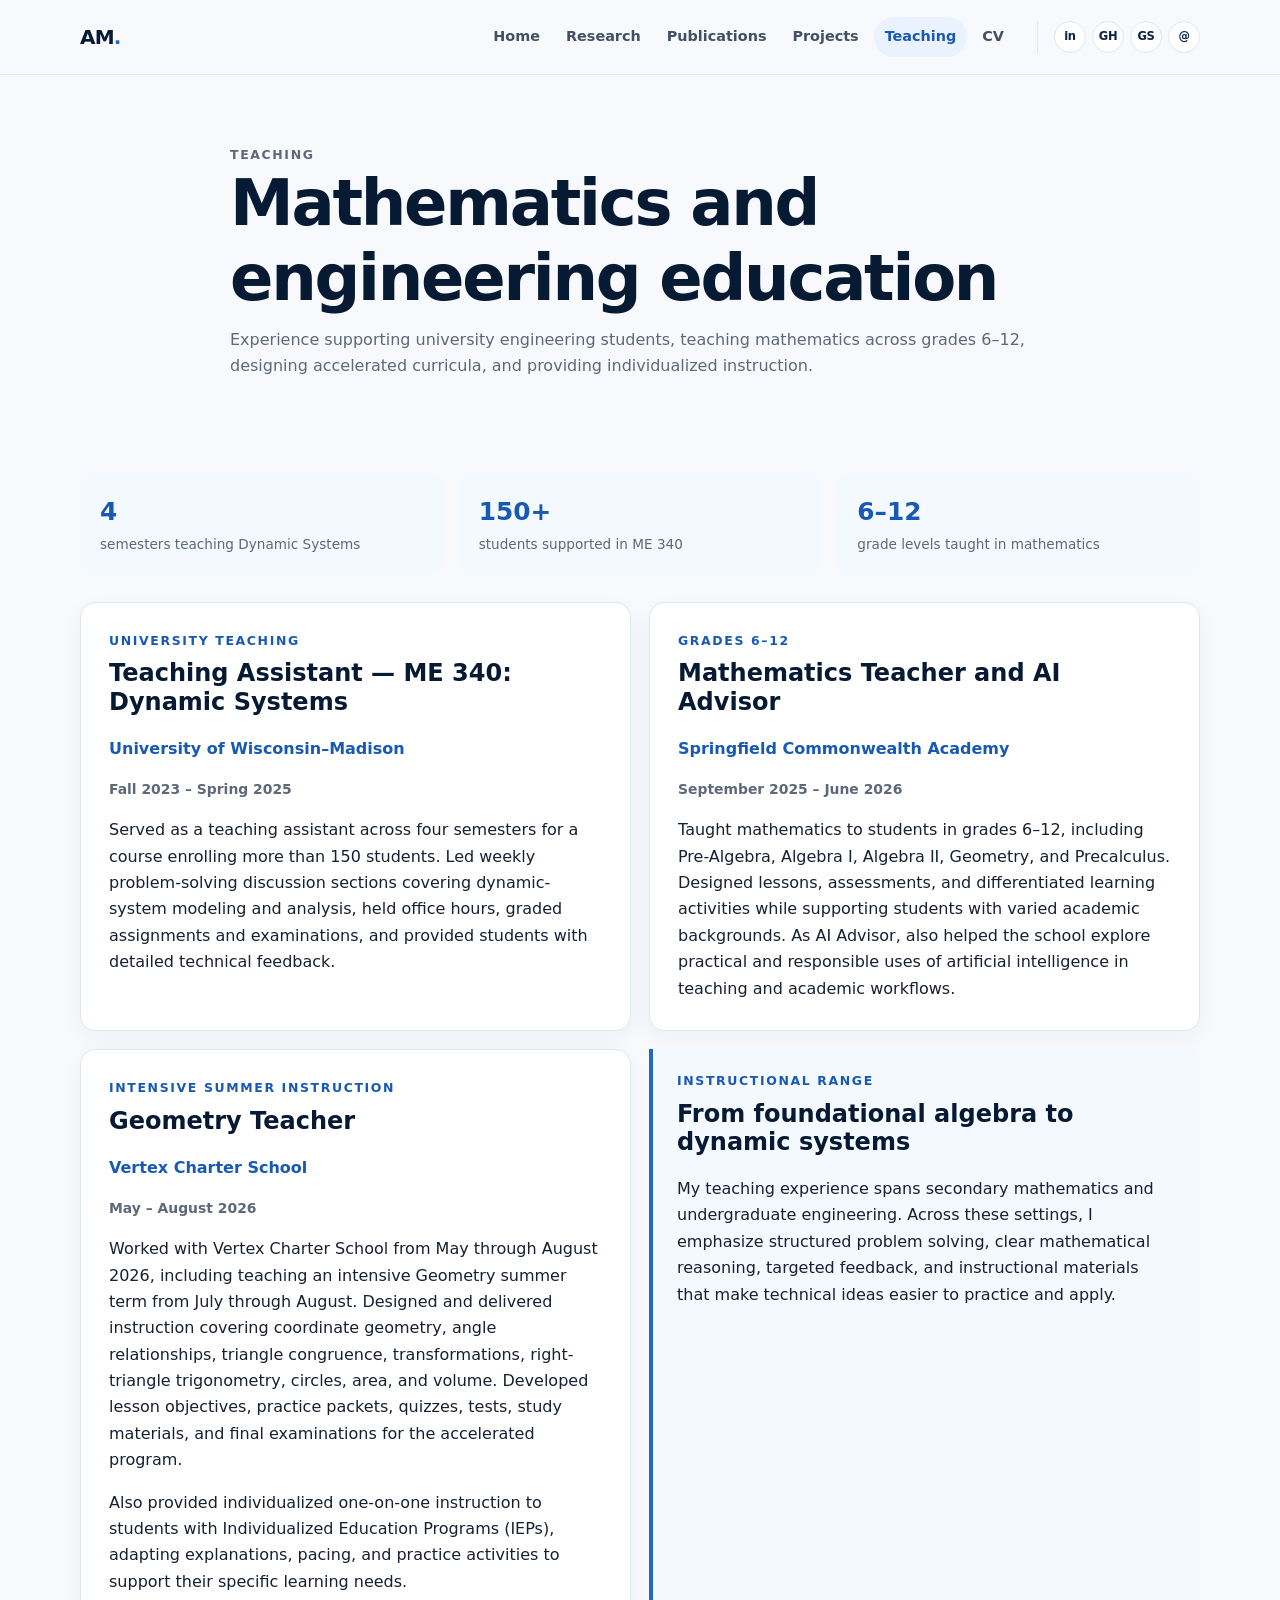
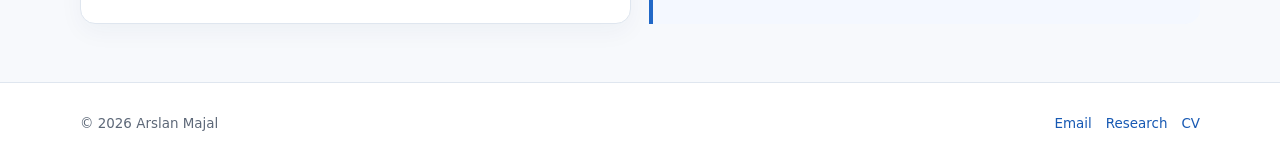
<file: teaching.html>
<!doctype html>
<html lang="en">
<head><meta charset="utf-8"><meta name="viewport" content="width=device-width, initial-scale=1"><meta name="description" content="Teaching experience of Arslan Majal across university engineering and grades 6–12 mathematics."><title>Teaching | Arslan Majal</title><link rel="stylesheet" href="assets/css/styles.css"><script src="assets/js/main.js" defer></script></head>
<body data-page="teaching">
  <a class="skip-link" href="#main-content">Skip to content</a>
  <header class="site-header"><nav class="nav container" aria-label="Primary navigation"><a class="brand" href="index.html" aria-label="Arslan Majal home">AM<span>.</span></a><button class="menu-toggle" type="button" aria-expanded="false" aria-controls="nav-panel" aria-label="Open navigation menu"><span></span><span></span><span></span></button><div class="nav-panel" id="nav-panel"><div class="nav-links"><a href="index.html" data-page-link="home">Home</a><a href="research.html" data-page-link="research">Research</a><a href="publications.html" data-page-link="publications">Publications</a><a href="projects.html" data-page-link="projects">Projects</a><a href="teaching.html" data-page-link="teaching">Teaching</a><a href="assets/files/Arslan_Majal_CV.pdf" target="_blank" rel="noopener">CV</a></div><div class="social-links" aria-label="Professional profiles"><a class="social-link" href="https://www.linkedin.com/in/arslan-majal-06828b2b1" target="_blank" rel="noopener" aria-label="LinkedIn">in</a><a class="social-link" href="https://github.com/Majal-1036" target="_blank" rel="noopener" aria-label="GitHub">GH</a><a class="social-link" href="https://scholar.google.com/citations?hl=en&amp;user=iQ3lR7IAAAAJ" target="_blank" rel="noopener" aria-label="Google Scholar">GS</a><a class="social-link" href="mailto:majal.wisc@gmail.com" aria-label="Email Arslan Majal">@</a></div></div></nav></header>
  <main id="main-content">
    <div class="container page-header"><p class="eyebrow">Teaching</p><h1>Mathematics and engineering education</h1><p>Experience supporting university engineering students, teaching mathematics across grades 6–12, designing accelerated curricula, and providing individualized instruction.</p></div>
    <section class="section"><div class="container">
      <div class="teaching-highlights"><div class="highlight"><strong>4</strong><span>semesters teaching Dynamic Systems</span></div><div class="highlight"><strong>150+</strong><span>students supported in ME 340</span></div><div class="highlight"><strong>6–12</strong><span>grade levels taught in mathematics</span></div></div>
      <div class="grid-2">
        <article class="card teaching-card"><p class="eyebrow">University teaching</p><h2>Teaching Assistant — ME 340: Dynamic Systems</h2><p class="institution">University of Wisconsin–Madison</p><p class="dates">Fall 2023 – Spring 2025</p><p>Served as a teaching assistant across four semesters for a course enrolling more than 150 students. Led weekly problem-solving discussion sections covering dynamic-system modeling and analysis, held office hours, graded assignments and examinations, and provided students with detailed technical feedback.</p></article>
        <article class="card teaching-card"><p class="eyebrow">Grades 6–12</p><h2>Mathematics Teacher and AI Advisor</h2><p class="institution">Springfield Commonwealth Academy</p><p class="dates">September 2025 – June 2026</p><p>Taught mathematics to students in grades 6–12, including Pre-Algebra, Algebra I, Algebra II, Geometry, and Precalculus. Designed lessons, assessments, and differentiated learning activities while supporting students with varied academic backgrounds. As AI Advisor, also helped the school explore practical and responsible uses of artificial intelligence in teaching and academic workflows.</p></article>
        <article class="card teaching-card"><p class="eyebrow">Intensive summer instruction</p><h2>Geometry Teacher</h2><p class="institution">Vertex Charter School</p><p class="dates">May – August 2026</p><p>Worked with Vertex Charter School from May through August 2026, including teaching an intensive Geometry summer term from July through August. Designed and delivered instruction covering coordinate geometry, angle relationships, triangle congruence, transformations, right-triangle trigonometry, circles, area, and volume. Developed lesson objectives, practice packets, quizzes, tests, study materials, and final examinations for the accelerated program.</p><p>Also provided individualized one-on-one instruction to students with Individualized Education Programs (IEPs), adapting explanations, pacing, and practice activities to support their specific learning needs.</p></article>
        <aside class="callout"><p class="eyebrow">Instructional range</p><h2>From foundational algebra to dynamic systems</h2><p>My teaching experience spans secondary mathematics and undergraduate engineering. Across these settings, I emphasize structured problem solving, clear mathematical reasoning, targeted feedback, and instructional materials that make technical ideas easier to practice and apply.</p></aside>
      </div>
    </div></section>
  </main>
  <footer class="site-footer"><div class="container footer-inner"><p>© <span data-current-year></span> Arslan Majal</p><div class="footer-links"><a href="mailto:majal.wisc@gmail.com">Email</a><a href="research.html">Research</a><a href="assets/files/Arslan_Majal_CV.pdf" target="_blank" rel="noopener">CV</a></div></div></footer>
</body></html>
</file>
<file: assets/css/styles.css>
:root {
  --navy-950: #071a33;
  --navy-900: #0b2447;
  --blue-700: #1759b3;
  --blue-600: #2168c7;
  --blue-100: #eaf2ff;
  --blue-50: #f4f8ff;
  --ink: #172033;
  --muted: #5d6878;
  --line: #dfe6ef;
  --paper: #ffffff;
  --canvas: #f7f9fc;
  --success: #1e6b4f;
  --shadow: 0 14px 38px rgba(25, 57, 96, 0.09);
  --radius-lg: 22px;
  --radius-md: 15px;
  --max-width: 1120px;
}

* {
  box-sizing: border-box;
}

html {
  scroll-behavior: smooth;
}

body {
  margin: 0;
  background: var(--canvas);
  color: var(--ink);
  font-family: Inter, ui-sans-serif, system-ui, -apple-system, BlinkMacSystemFont, "Segoe UI", sans-serif;
  font-size: 16px;
  line-height: 1.65;
  -webkit-font-smoothing: antialiased;
}

img {
  display: block;
  max-width: 100%;
}

a {
  color: var(--blue-700);
  text-decoration: none;
}

a:hover {
  color: var(--navy-900);
}

button,
a {
  -webkit-tap-highlight-color: transparent;
}

:focus-visible {
  outline: 3px solid rgba(33, 104, 199, 0.36);
  outline-offset: 3px;
}

.container {
  width: min(calc(100% - 36px), var(--max-width));
  margin-inline: auto;
}

.skip-link {
  position: fixed;
  top: 10px;
  left: 10px;
  z-index: 1000;
  transform: translateY(-150%);
  border-radius: 8px;
  background: var(--navy-950);
  color: #fff;
  padding: 9px 13px;
}

.skip-link:focus {
  transform: translateY(0);
}

.site-header {
  position: sticky;
  top: 0;
  z-index: 100;
  border-bottom: 1px solid rgba(223, 230, 239, 0.82);
  background: rgba(247, 249, 252, 0.92);
  backdrop-filter: blur(16px);
}

.nav {
  min-height: 74px;
  display: flex;
  align-items: center;
  justify-content: space-between;
  gap: 26px;
}

.brand {
  flex: 0 0 auto;
  color: var(--navy-950);
  font-size: 1.25rem;
  font-weight: 850;
  letter-spacing: -0.04em;
}

.brand span {
  color: var(--blue-600);
}

.nav-panel,
.nav-links,
.social-links {
  display: flex;
  align-items: center;
}

.nav-panel {
  flex: 1;
  justify-content: flex-end;
  gap: 22px;
}

.nav-links {
  gap: 4px;
}

.nav-links a {
  border-radius: 999px;
  color: #425066;
  font-size: 0.9rem;
  font-weight: 650;
  padding: 8px 11px;
}

.nav-links a:hover,
.nav-links a.active {
  background: var(--blue-100);
  color: var(--blue-700);
}

.social-links {
  gap: 6px;
  border-left: 1px solid var(--line);
  padding-left: 16px;
}

.social-link {
  width: 32px;
  height: 32px;
  display: inline-grid;
  place-items: center;
  border: 1px solid var(--line);
  border-radius: 50%;
  background: var(--paper);
  color: var(--navy-900);
  font-size: 0.72rem;
  font-weight: 800;
  letter-spacing: -0.03em;
}

.social-link:hover {
  border-color: #b7c9e4;
  background: var(--blue-50);
  color: var(--blue-700);
}

.menu-toggle {
  width: 42px;
  height: 42px;
  display: none;
  border: 1px solid var(--line);
  border-radius: 10px;
  background: var(--paper);
  padding: 10px;
}

.menu-toggle span {
  height: 2px;
  display: block;
  margin: 4px 0;
  border-radius: 2px;
  background: var(--navy-900);
}

main {
  min-height: calc(100vh - 190px);
}

.hero {
  padding: 72px 0 42px;
}

.hero-grid {
  display: grid;
  grid-template-columns: 320px minmax(0, 1fr);
  align-items: center;
  gap: 58px;
}

.portrait-shell {
  position: relative;
}

.portrait-shell::before {
  content: "";
  position: absolute;
  right: -17px;
  bottom: -17px;
  width: 72%;
  height: 76%;
  border-radius: var(--radius-lg);
  background: linear-gradient(145deg, #c9dcfa, #6ea3e4);
}

.portrait-shell img {
  position: relative;
  z-index: 1;
  width: 100%;
  aspect-ratio: 4 / 5;
  object-fit: cover;
  object-position: 50% 42%;
  border: 7px solid #fff;
  border-radius: var(--radius-lg);
  box-shadow: var(--shadow);
}

.eyebrow {
  margin: 0 0 8px;
  color: var(--blue-700);
  font-size: 0.78rem;
  font-weight: 800;
  letter-spacing: 0.13em;
  text-transform: uppercase;
}

h1,
h2,
h3,
p {
  margin-top: 0;
}

h1,
h2,
h3 {
  color: var(--navy-950);
  line-height: 1.18;
}

h1 {
  margin-bottom: 8px;
  font-size: clamp(2.4rem, 6vw, 4.55rem);
  letter-spacing: -0.055em;
}

.hero-headline {
  margin-bottom: 18px;
  color: #425066;
  font-size: clamp(1.05rem, 2.2vw, 1.35rem);
  font-weight: 650;
}

.hero-role {
  margin-bottom: 18px;
  color: var(--muted);
  font-weight: 650;
}

.hero-copy > p:not(.eyebrow):not(.hero-headline):not(.hero-role) {
  max-width: 760px;
}

.badge-row,
.button-row,
.tag-row,
.meta-row {
  display: flex;
  flex-wrap: wrap;
  align-items: center;
  gap: 9px;
}

.badge-row {
  margin: 0 0 20px;
}

.badge {
  display: inline-flex;
  align-items: center;
  gap: 7px;
  border: 1px solid #bed8ce;
  border-radius: 999px;
  background: #edf8f3;
  color: var(--success);
  font-size: 0.83rem;
  font-weight: 750;
  padding: 7px 11px;
}

.badge::before {
  width: 7px;
  height: 7px;
  content: "";
  border-radius: 50%;
  background: #2a936d;
  box-shadow: 0 0 0 4px rgba(42, 147, 109, 0.12);
}

.button-row {
  margin-top: 26px;
}

.button {
  display: inline-flex;
  align-items: center;
  justify-content: center;
  gap: 7px;
  min-height: 43px;
  border: 1px solid var(--blue-700);
  border-radius: 10px;
  background: var(--blue-700);
  color: #fff;
  font-size: 0.9rem;
  font-weight: 750;
  padding: 9px 15px;
}

.button:hover {
  background: var(--navy-900);
  color: #fff;
}

.button.secondary {
  border-color: var(--line);
  background: var(--paper);
  color: var(--navy-900);
}

.button.secondary:hover {
  border-color: #afc6e6;
  background: var(--blue-50);
  color: var(--blue-700);
}

.feature-strip {
  display: grid;
  grid-template-columns: repeat(3, 1fr);
  gap: 14px;
  padding: 22px 0 64px;
}

.feature-item {
  border: 1px solid var(--line);
  border-radius: var(--radius-md);
  background: rgba(255, 255, 255, 0.74);
  padding: 18px 20px;
}

.feature-item strong,
.feature-item span {
  display: block;
}

.feature-item strong {
  color: var(--navy-950);
  font-size: 1rem;
}

.feature-item span {
  margin-top: 2px;
  color: var(--muted);
  font-size: 0.84rem;
}

.section {
  padding: 58px 0;
}

.section.alt {
  border-block: 1px solid var(--line);
  background: var(--paper);
}

.section-heading {
  max-width: 760px;
  margin-bottom: 28px;
}

.section-heading h2,
.page-header h1 {
  margin-bottom: 10px;
  font-size: clamp(1.9rem, 4vw, 2.85rem);
  letter-spacing: -0.035em;
}

.section-heading p,
.page-header p {
  margin-bottom: 0;
  color: var(--muted);
}

.page-header {
  max-width: 820px;
  padding: 70px 0 35px;
}

.page-header h1 {
  font-size: clamp(2.45rem, 5vw, 4rem);
}

.grid-2,
.grid-3,
.grid-4 {
  display: grid;
  gap: 18px;
}

.grid-2 {
  grid-template-columns: repeat(2, minmax(0, 1fr));
}

.grid-3 {
  grid-template-columns: repeat(3, minmax(0, 1fr));
}

.grid-4 {
  grid-template-columns: repeat(4, minmax(0, 1fr));
}

.card {
  border: 1px solid var(--line);
  border-radius: var(--radius-md);
  background: var(--paper);
  box-shadow: 0 8px 24px rgba(25, 57, 96, 0.045);
  padding: 24px;
}

.card h3 {
  margin-bottom: 6px;
  font-size: 1.12rem;
}

.card p:last-child {
  margin-bottom: 0;
}

.role-meta,
.venue,
.muted {
  color: var(--muted);
}

.role-meta {
  margin-bottom: 15px;
  font-size: 0.86rem;
  font-weight: 650;
}

.timeline-card {
  position: relative;
  padding-top: 27px;
}

.timeline-card::before {
  position: absolute;
  top: -1px;
  left: 24px;
  width: 52px;
  height: 4px;
  content: "";
  border-radius: 4px;
  background: var(--blue-600);
}

.education-card .degree {
  margin-bottom: 8px;
  color: var(--blue-700);
  font-size: 0.86rem;
  font-weight: 800;
  text-transform: uppercase;
}

.education-card .thesis {
  margin-top: 13px;
  color: #445166;
  font-size: 0.9rem;
}

.award-list {
  display: grid;
  gap: 13px;
}

.award {
  display: flex;
  align-items: flex-start;
  gap: 14px;
  border-bottom: 1px solid var(--line);
  padding-bottom: 13px;
}

.award:last-child {
  border-bottom: 0;
  padding-bottom: 0;
}

.award-year {
  min-width: 56px;
  color: var(--blue-700);
  font-weight: 800;
}

.award strong {
  display: block;
  color: var(--navy-950);
}

.media-list {
  display: grid;
  gap: 22px;
}

.media-card {
  display: grid;
  grid-template-columns: minmax(260px, 38%) 1fr;
  overflow: hidden;
  border: 1px solid var(--line);
  border-radius: var(--radius-lg);
  background: var(--paper);
  box-shadow: var(--shadow);
}

.media-card > img {
  width: 100%;
  height: 100%;
  min-height: 290px;
  object-fit: cover;
  background: var(--blue-50);
}

.media-content {
  padding: 30px;
}

.media-content h2,
.media-content h3 {
  margin-bottom: 10px;
  font-size: clamp(1.25rem, 2.7vw, 1.72rem);
}

.media-content p {
  color: #4d5a6e;
}

.tag {
  display: inline-flex;
  align-items: center;
  min-height: 28px;
  border-radius: 999px;
  background: var(--blue-100);
  color: var(--blue-700);
  font-size: 0.75rem;
  font-weight: 750;
  padding: 4px 9px;
}

.tag.neutral {
  background: #eef1f5;
  color: #536073;
}

.direction-card {
  min-height: 160px;
}

.direction-number {
  width: 37px;
  height: 37px;
  display: grid;
  place-items: center;
  margin-bottom: 18px;
  border-radius: 10px;
  background: var(--blue-100);
  color: var(--blue-700);
  font-weight: 850;
}

.publication-list {
  display: grid;
  gap: 16px;
}

.publication {
  display: grid;
  grid-template-columns: 72px 1fr;
  gap: 20px;
  border: 1px solid var(--line);
  border-radius: var(--radius-md);
  background: var(--paper);
  padding: 24px;
}

.publication-year {
  color: var(--blue-700);
  font-size: 1.15rem;
  font-weight: 850;
}

.publication h2,
.publication h3 {
  margin-bottom: 8px;
  font-size: 1.08rem;
  line-height: 1.38;
}

.publication p {
  margin-bottom: 6px;
  color: #4d5a6e;
  font-size: 0.91rem;
}

.publication .button-row {
  margin-top: 14px;
}

.publication .button {
  min-height: 34px;
  border-radius: 8px;
  font-size: 0.79rem;
  padding: 6px 10px;
}

.scholar-banner {
  display: flex;
  align-items: center;
  justify-content: space-between;
  gap: 24px;
  margin-top: 28px;
  border-radius: var(--radius-lg);
  background: linear-gradient(135deg, var(--navy-900), #164b8f);
  color: #eaf2ff;
  padding: 28px;
}

.scholar-banner h2 {
  margin-bottom: 4px;
  color: #fff;
}

.scholar-banner p {
  margin-bottom: 0;
}

.scholar-banner .button {
  flex: 0 0 auto;
  border-color: #fff;
  background: #fff;
  color: var(--navy-900);
}

.teaching-card {
  padding: 28px;
}

.teaching-card .institution {
  color: var(--blue-700);
  font-weight: 750;
}

.teaching-card .dates {
  margin-bottom: 16px;
  color: var(--muted);
  font-size: 0.87rem;
  font-weight: 650;
}

.teaching-highlights {
  display: grid;
  grid-template-columns: repeat(3, 1fr);
  gap: 16px;
  margin-bottom: 26px;
}

.highlight {
  border-radius: var(--radius-md);
  background: var(--blue-50);
  padding: 20px;
}

.highlight strong,
.highlight span {
  display: block;
}

.highlight strong {
  color: var(--blue-700);
  font-size: 1.55rem;
}

.highlight span {
  color: var(--muted);
  font-size: 0.85rem;
}

.callout {
  border-left: 4px solid var(--blue-600);
  border-radius: 0 var(--radius-md) var(--radius-md) 0;
  background: var(--blue-50);
  padding: 22px 24px;
}

.callout p:last-child {
  margin-bottom: 0;
}

.site-footer {
  border-top: 1px solid var(--line);
  background: var(--paper);
  padding: 30px 0;
}

.footer-inner {
  display: flex;
  align-items: center;
  justify-content: space-between;
  gap: 18px;
  color: var(--muted);
  font-size: 0.84rem;
}

.footer-inner p {
  margin: 0;
}

.footer-links {
  display: flex;
  flex-wrap: wrap;
  gap: 14px;
}

@media (max-width: 960px) {
  .menu-toggle {
    display: block;
  }

  .nav-panel {
    position: absolute;
    top: calc(100% + 1px);
    right: 18px;
    left: 18px;
    display: none;
    align-items: stretch;
    flex-direction: column;
    gap: 14px;
    border: 1px solid var(--line);
    border-radius: var(--radius-md);
    background: var(--paper);
    box-shadow: var(--shadow);
    padding: 16px;
  }

  .nav-panel.open {
    display: flex;
  }

  .nav-links {
    align-items: stretch;
    flex-direction: column;
  }

  .nav-links a {
    width: 100%;
  }

  .social-links {
    justify-content: flex-start;
    border-top: 1px solid var(--line);
    border-left: 0;
    padding-top: 14px;
    padding-left: 0;
  }

  .hero-grid {
    grid-template-columns: 250px 1fr;
    gap: 38px;
  }

  .grid-3 {
    grid-template-columns: repeat(2, minmax(0, 1fr));
  }

  .grid-4 {
    grid-template-columns: repeat(2, minmax(0, 1fr));
  }
}

@media (max-width: 720px) {
  .hero {
    padding-top: 48px;
  }

  .hero-grid,
  .grid-2,
  .grid-3,
  .media-card {
    grid-template-columns: 1fr;
  }

  .portrait-shell {
    width: min(78vw, 310px);
    margin-inline: auto;
  }

  .hero-copy {
    text-align: center;
  }

  .hero-copy > p,
  .badge-row,
  .button-row {
    justify-content: center;
    margin-inline: auto;
  }

  .feature-strip,
  .teaching-highlights {
    grid-template-columns: 1fr;
  }

  .media-card > img {
    min-height: auto;
    aspect-ratio: 16 / 9;
  }

  .publication {
    grid-template-columns: 1fr;
    gap: 9px;
  }

  .scholar-banner,
  .footer-inner {
    align-items: flex-start;
    flex-direction: column;
  }
}

@media (max-width: 480px) {
  .container {
    width: min(calc(100% - 26px), var(--max-width));
  }

  .grid-4 {
    grid-template-columns: 1fr;
  }

  .section {
    padding: 46px 0;
  }

  .page-header {
    padding-top: 50px;
  }

  .card,
  .teaching-card,
  .media-content,
  .publication {
    padding: 20px;
  }
}

@media (prefers-reduced-motion: reduce) {
  html {
    scroll-behavior: auto;
  }

  *,
  *::before,
  *::after {
    animation-duration: 0.01ms !important;
    animation-iteration-count: 1 !important;
    transition-duration: 0.01ms !important;
  }
}
</file>
